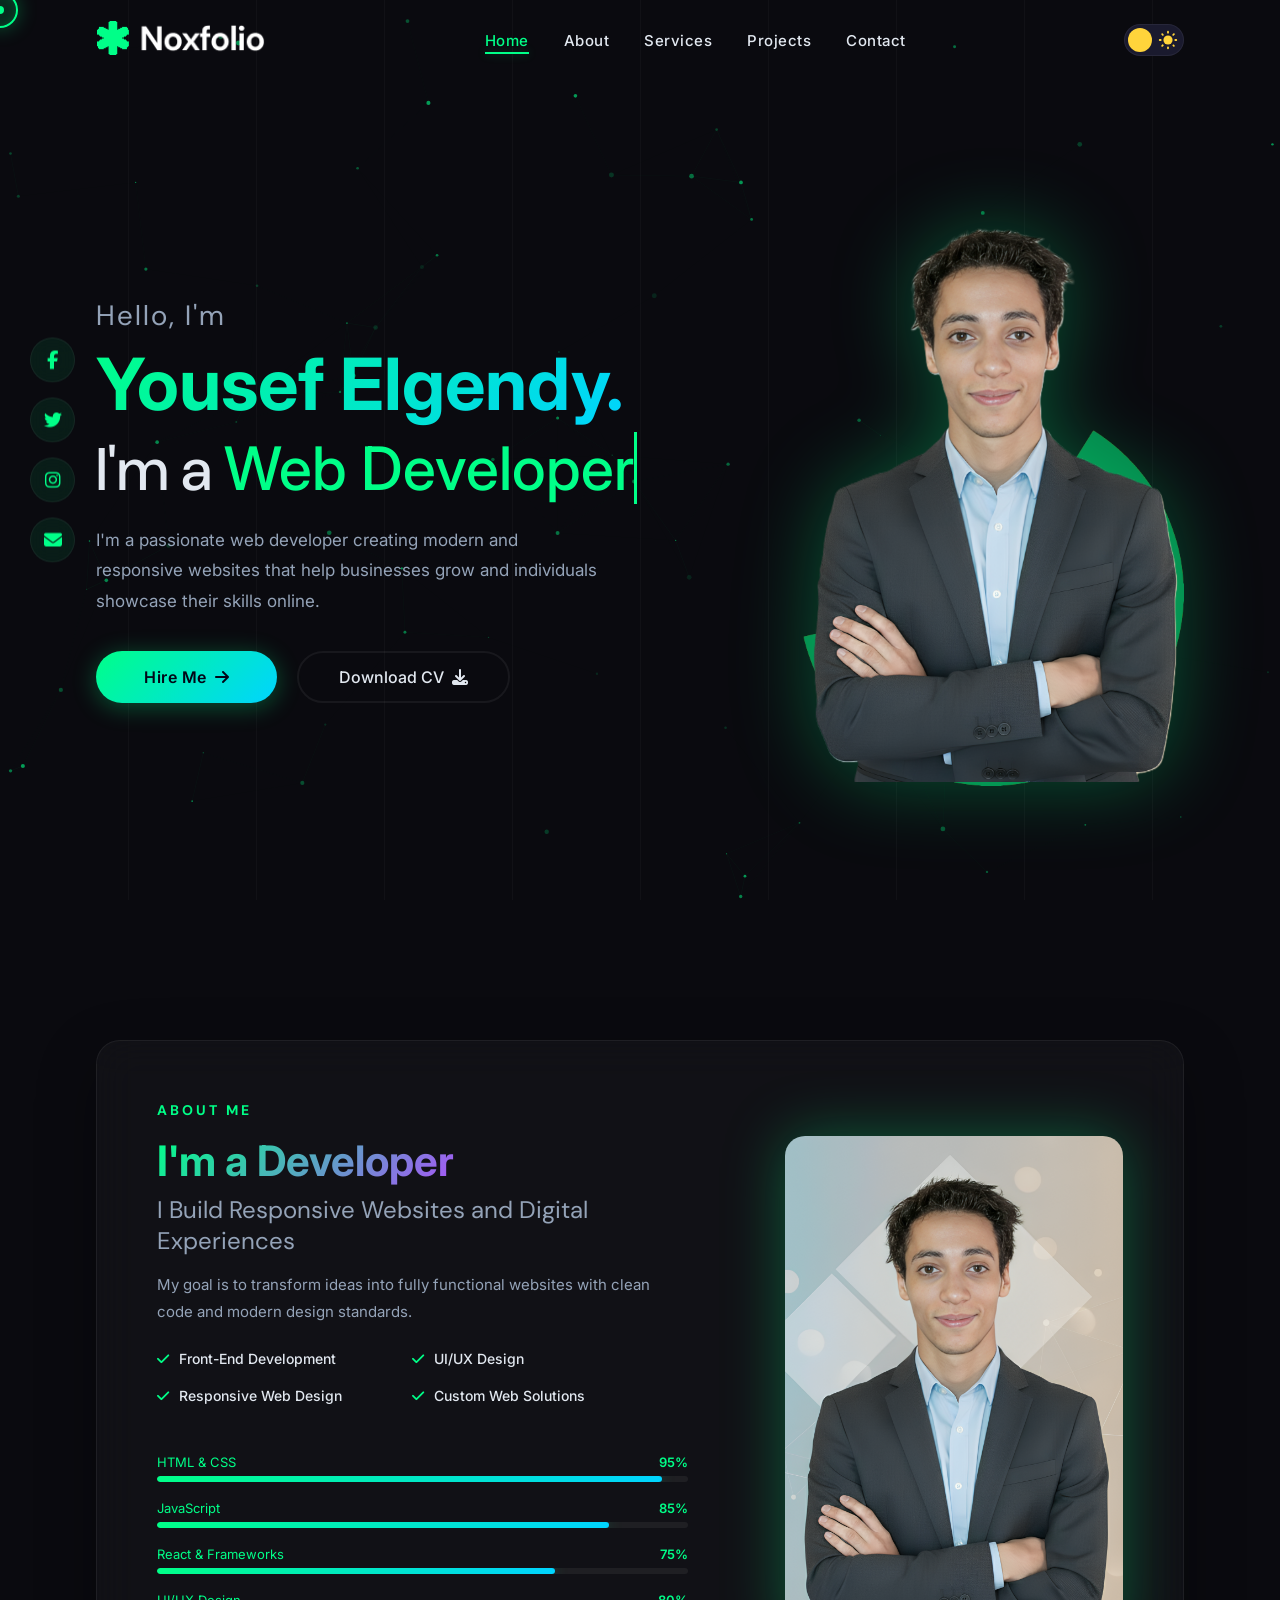
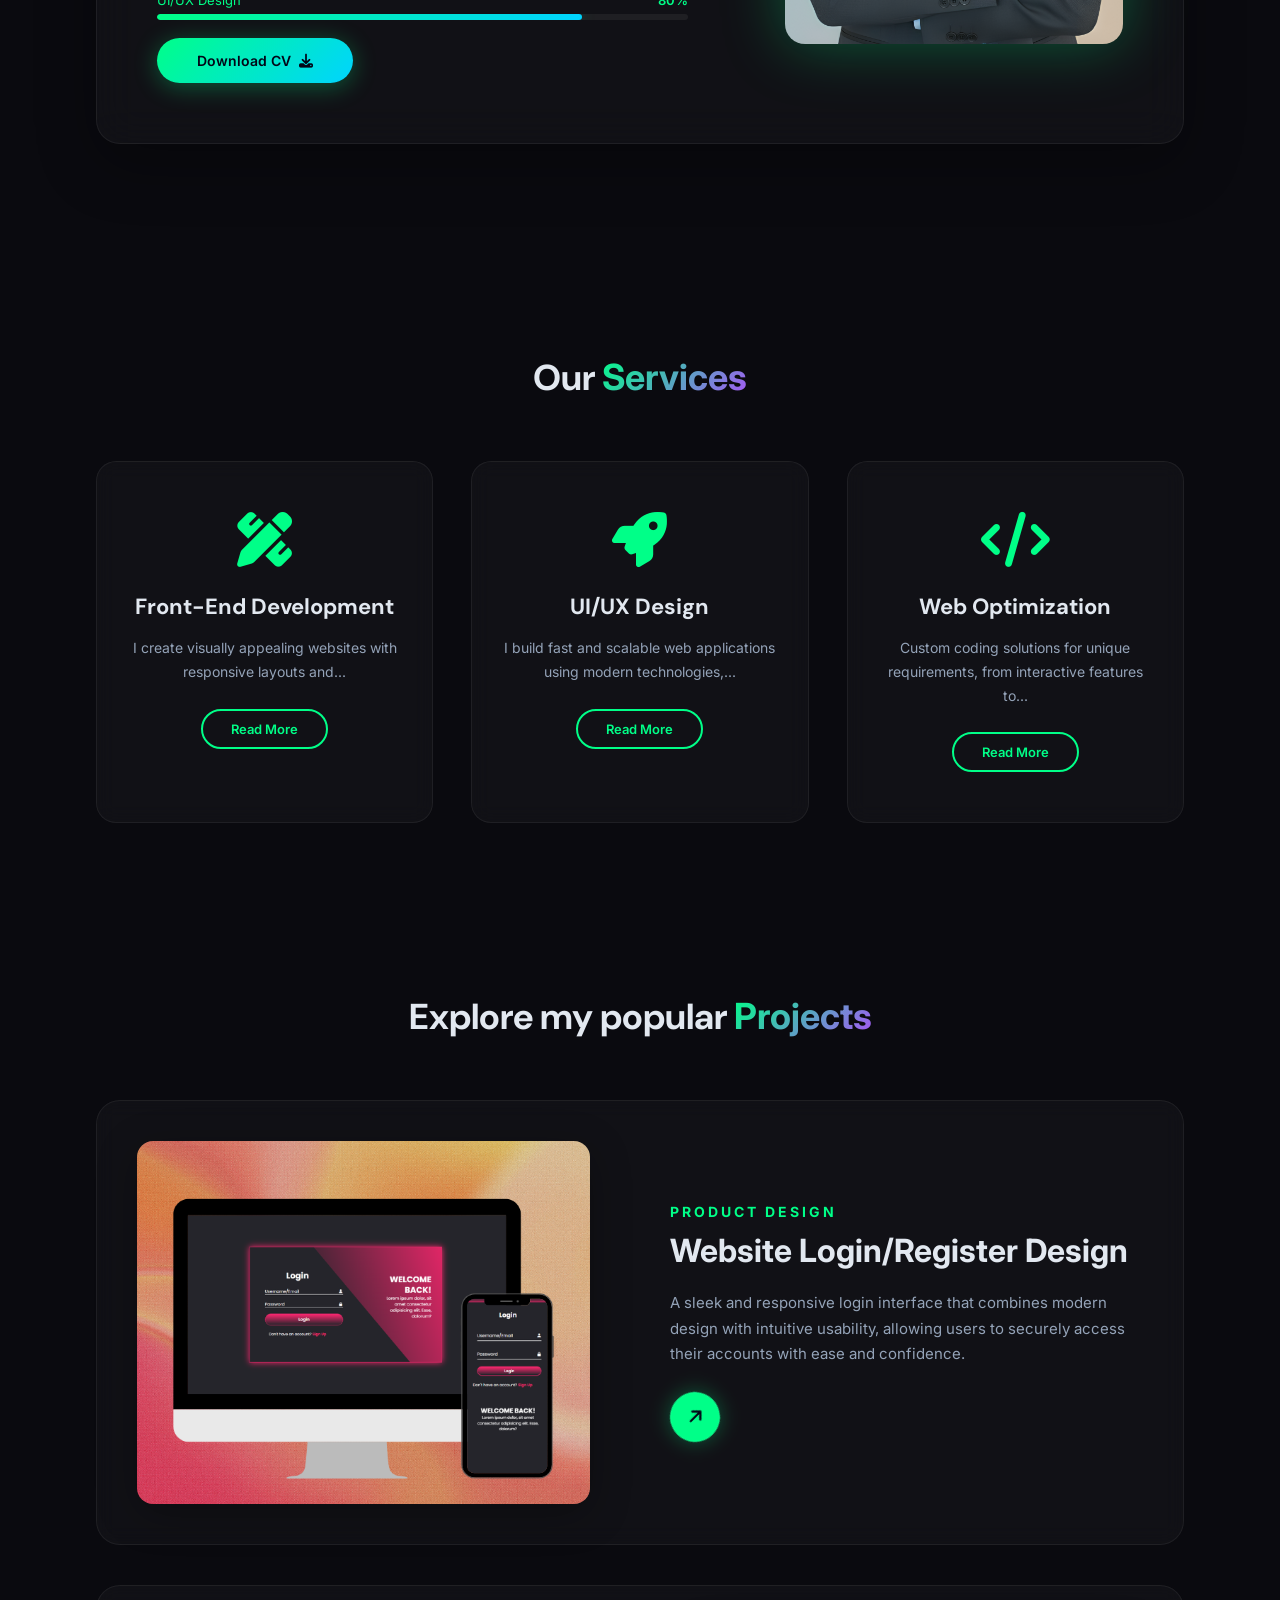
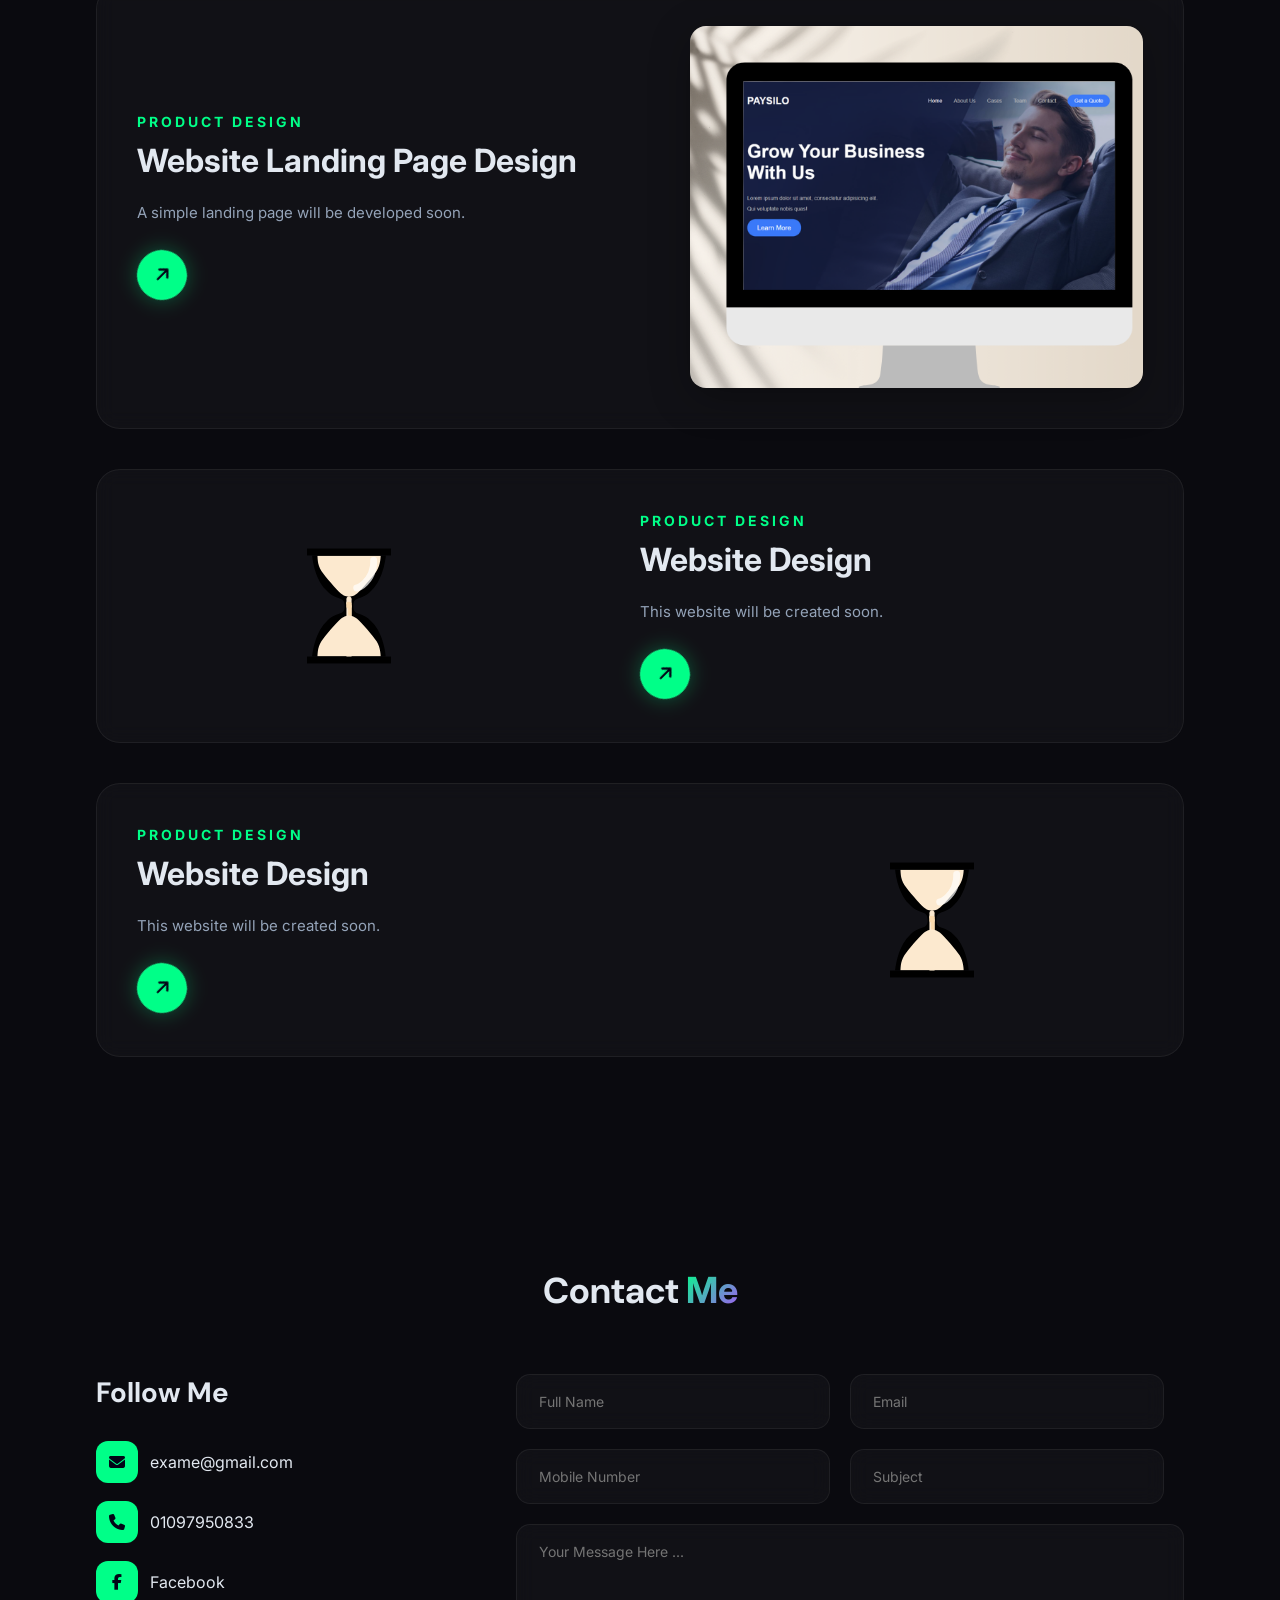
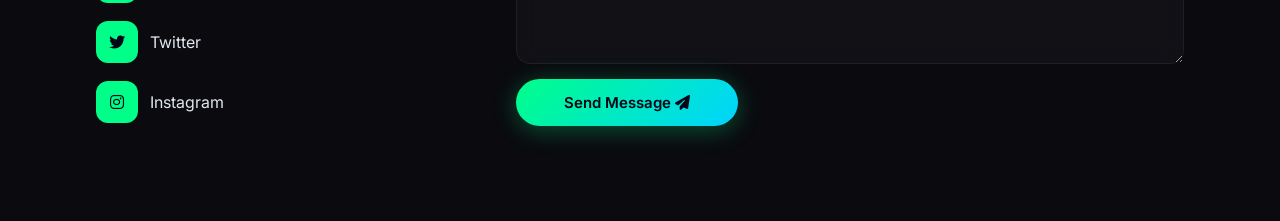
<file: index.html>
<!DOCTYPE html>
<html lang="en">
<head>
    <meta charset="UTF-8">
    <meta name="viewport" content="width=device-width, initial-scale=1.0">
    <title>Yousef Elgendy | Web Developer</title>
    <link rel="icon" href="img/icon.png">
    <link rel="stylesheet" href="style.css">
    <link rel="stylesheet" href="https://cdnjs.cloudflare.com/ajax/libs/font-awesome/6.5.1/css/all.min.css">
    <link href="https://unpkg.com/aos@2.3.1/dist/aos.css" rel="stylesheet">
    <link href="https://fonts.googleapis.com/css2?family=DM+Sans:wght@400;500;700&family=Inter:wght@300;400;500;600;700;800&display=swap" rel="stylesheet">
</head>
<body>

<!-- Preloader -->
<div id="preloader">
    <div class="loader-ring"></div>
</div>



<!-- Custom Cursor -->
<div class="cursor-dot"></div>
<div class="cursor-outline"></div>

<!-- Scroll Progress -->
<div class="scroll-progress" id="scrollProgress"></div>

<!-- Background Lines -->
<div class="bg-lines">
    <span></span><span></span><span></span><span></span><span></span>
    <span></span><span></span><span></span><span></span>
</div>

<!-- Particles Canvas -->
<canvas id="particles-canvas"></canvas>

<!-- Floating Social Sidebar -->
<div class="floating-social">
    <a href="https://web.facebook.com/yousef.elgendy.547066/directory_links" target="_blank" rel="noopener noreferrer" aria-label="Facebook"><i class="fa-brands fa-facebook-f"></i></a>
    <a href="https://x.com/yousef_gam13299" target="_blank" rel="noopener noreferrer" aria-label="Twitter"><i class="fa-brands fa-twitter"></i></a>
    <a href="https://www.instagram.com/yousefelgendyg3/" target="_blank" rel="noopener noreferrer" aria-label="Instagram"><i class="fa-brands fa-instagram"></i></a>
    <a href="mailto:yousefgamer880@gmail.com" aria-label="Email"><i class="fa-solid fa-envelope"></i></a>
</div>

<!-- Header -->
<header class="glass-nav" id="header">
    <nav class="container">
        <a href="#" class="logo" data-aos="fade-down" data-aos-delay="300"><img src="img/logo.png" alt="Yousef Elgendy"></a>
        <div class="links" id="links">
            <span class="close_menu" onclick="Open_colose_Menu()"><i class="fa-solid fa-xmark"></i></span>
            <a href="#" class="logo"><img src="img/logo.png" alt=""></a>
            <a class="active" href="#home" data-aos="fade-left" data-aos-delay="400">Home</a>
            <a href="#about" data-aos="fade-down" data-aos-delay="400">About</a>
            <a href="#services" data-aos="fade-right" data-aos-delay="400">Services</a>
            <a href="#projects" data-aos="fade-left" data-aos-delay="400">Projects</a>
            <a href="#contact" data-aos="fade-down" data-aos-delay="400">Contact</a>
        </div>
        <div class="icons">
            <label class="switch" data-aos="fade-down" data-aos-delay="300">
                <span class="sun"><svg xmlns="http://www.w3.org/2000/svg" viewBox="0 0 24 24"><g fill="#ffd43b"><circle r="5" cy="12" cx="12"></circle><path d="m21 13h-1a1 1 0 0 1 0-2h1a1 1 0 0 1 0 2zm-17 0h-1a1 1 0 0 1 0-2h1a1 1 0 0 1 0 2zm13.66-5.66a1 1 0 0 1-.66-.29 1 1 0 0 1 0-1.41l.71-.71a1 1 0 1 1 1.41 1.41l-.71.71a1 1 0 0 1-.75.29zm-12.02 12.02a1 1 0 0 1-.71-.29 1 1 0 0 1 0-1.41l.71-.66a1 1 0 0 1 1.41 1.41l-.71.71a1 1 0 0 1-.7.24zm6.36-14.36a1 1 0 0 1-1-1v-1a1 1 0 0 1 2 0v1a1 1 0 0 1-1 1zm0 17a1 1 0 0 1-1-1v-1a1 1 0 0 1 2 0v1a1 1 0 0 1-1 1zm-5.66-14.66a1 1 0 0 1-.7-.29l-.71-.71a1 1 0 0 1 1.41-1.41l.71.71a1 1 0 0 1 0 1.41 1 1 0 0 1-.71.29zm12.02 12.02a1 1 0 0 1-.7-.29l-.66-.71a1 1 0 0 1 1.36-1.36l.71.71a1 1 0 0 1 0 1.41 1 1 0 0 1-.71.24z"></path></g></svg></span>
                <span class="moon"><svg xmlns="http://www.w3.org/2000/svg" viewBox="0 0 384 512"><path d="m223.5 32c-123.5 0-223.5 100.3-223.5 224s100 224 223.5 224c60.6 0 115.5-24.2 155.8-63.4 5-4.9 6.3-12.5 3.1-18.7s-10.1-9.7-17-8.5c-9.8 1.7-19.8 2.6-30.1 2.6-96.9 0-175.5-78.8-175.5-176 0-65.8 36-123.1 89.3-153.3 6.1-3.5 9.2-10.5 7.7-17.3s-7.3-11.9-14.3-12.5c-6.3-.5-12.6-.8-19-.8z"></path></svg></span>
                <input type="checkbox" class="input" id="themeToggle">
                <span class="slider"></span>
            </label>
            <span class="icons_menu" onclick="Open_colose_Menu()"><i class="fa-solid fa-bars"></i></span>
        </div>
    </nav>
</header>

<!-- Hero -->
<section class="hero" id="home">
    <div class="container">
        <div class="div_Text">
            <h4 data-aos="zoom-in" data-aos-delay="500">Hello, I'm</h4>
            <h1 data-aos="fade-left" data-aos-delay="400"><span>Yousef Elgendy.</span></h1>
            <h2 data-aos="fade-right" data-aos-delay="300">I'm a <span id="typed-text"></span></h2>
            <p data-aos="fade-up" data-aos-delay="500">I'm a passionate web developer creating modern and responsive websites that help businesses grow and individuals showcase their skills online.</p>
            <div class="btns" data-aos="fade-up" data-aos-delay="700">
                <a href="#contact" class="btn">Hire Me <i class="fa-solid fa-arrow-right"></i></a>
                <a href="pdf/cv_template_15.pdf" class="btn_no_bg" download="">Download CV <i class="fa-solid fa-download"></i></a>
            </div>
        </div>
        <div class="div_img" data-aos="zoom-in" data-aos-delay="700">
            <img class="person" src="img/home.png" alt="Yousef Elgendy">
            <img class="bg_img" src="img/bg_img_home.png" alt="">
        </div>
    </div>
</section>

<!-- About -->
<section class="about" id="about">
    <div class="container" data-aos="zoom-in" data-aos-delay="100">
        <div class="div_text">
            <h5 data-aos="fade-left" data-aos-delay="500">About Me</h5>
            <h2 data-aos="fade-right" data-aos-delay="600"><span>I'm a Developer</span></h2>
            <h4 data-aos="fade-down" data-aos-delay="400">I Build Responsive Websites and Digital Experiences</h4>
            <p data-aos="fade-up" data-aos-delay="700">My goal is to transform ideas into fully functional websites with clean code and modern design standards.</p>
            <ul>
                <li data-aos="fade-left" data-aos-delay="800"><i class="fa-solid fa-check"></i> Front-End Development</li>
                <li data-aos="fade-right" data-aos-delay="800"><i class="fa-solid fa-check"></i> UI/UX Design</li>
                <li data-aos="fade-down" data-aos-delay="800"><i class="fa-solid fa-check"></i> Responsive Web Design</li>
                <li data-aos="fade-up" data-aos-delay="800"><i class="fa-solid fa-check"></i> Custom Web Solutions</li>
            </ul>
            <!-- Skill Bars -->
            <div class="skill-bars" data-aos="fade-up" data-aos-delay="900">
                <div class="skill-bar">
                    <div class="skill-info"><span>HTML & CSS</span><span>95%</span></div>
                    <div class="skill-progress"><div class="skill-fill" data-width="95"></div></div>
                </div>
                <div class="skill-bar">
                    <div class="skill-info"><span>JavaScript</span><span>85%</span></div>
                    <div class="skill-progress"><div class="skill-fill" data-width="85"></div></div>
                </div>
                <div class="skill-bar">
                    <div class="skill-info"><span>React & Frameworks</span><span>75%</span></div>
                    <div class="skill-progress"><div class="skill-fill" data-width="75"></div></div>
                </div>
                <div class="skill-bar">
                    <div class="skill-info"><span>UI/UX Design</span><span>80%</span></div>
                    <div class="skill-progress"><div class="skill-fill" data-width="80"></div></div>
                </div>
            </div>
            <a href="pdf/cv_template_15.pdf" class="btn" download="" data-aos="fade-down" data-aos-delay="1000">Download CV <i class="fa-solid fa-download"></i></a>
        </div>
        <div class="div_img1">
            <img src="img/about.png" alt="About Yousef" data-aos="fade-left" data-aos-delay="100">
        </div>
    </div>
</section>

<!-- Services -->
<section class="services" id="services">
    <div class="container">
        <div class="top_section">
            <h2 data-aos="fade-left" data-aos-delay="500">Our <span>Services</span></h2>
        </div>
        <div class="boxs">
            <div class="service-card" data-aos="fade-up" data-aos-delay="400">
                <i class="fa-solid fa-pen-ruler"></i>
                <h3>Front-End Development</h3>
                <p>I create visually appealing websites with responsive layouts and... <span class="text_more">intuitive navigation, ensuring a seamless experience across all devices.</span></p>
                <button class="read-more-btn btn">Read More</button>
            </div>
            <div class="service-card" data-aos="fade-up" data-aos-delay="600">
                <i class="fa-solid fa-rocket"></i>
                <h3>UI/UX Design</h3>
                <p>I build fast and scalable web applications using modern technologies,... <span class="text_more">tailored to meet business needs and user expectations.</span></p>
                <button class="read-more-btn btn">Read More</button>
            </div>
            <div class="service-card" data-aos="fade-up" data-aos-delay="800">
                <i class="fa-solid fa-code"></i>
                <h3>Web Optimization</h3>
                <p>Custom coding solutions for unique requirements, from interactive features to... <span class="text_more">backend integrations, all optimized for performance.</span></p>
                <button class="read-more-btn btn">Read More</button>
            </div>
        </div>
    </div>
</section>

<!-- Projects -->
<section class="projects" id="projects">
    <div class="container">
        <div class="top_section">
            <h2 data-aos="fade-right" data-aos-delay="100">Explore my popular <span>Projects</span></h2>
        </div>

        <div class="project-card" data-aos="fade-up" data-aos-delay="200">
            <img src="img/project1.png" alt="Login/Register Design" data-aos="fade-right" data-aos-delay="400">
            <div class="text">
                <h4 data-aos="fade-down" data-aos-delay="500"><span>Product Design</span></h4>
                <h3 data-aos="fade-left" data-aos-delay="400"><a href="Loging/index.html">Website Login/Register Design</a></h3>
                <p data-aos="fade-up" data-aos-delay="600">A sleek and responsive login interface that combines modern design with intuitive usability, allowing users to securely access their accounts with ease and confidence.</p>
                <a href="Loging/index.html" class="link" data-aos="fade-down" data-aos-delay="800"><i class="fa-solid fa-arrow-up"></i></a>
            </div>
        </div>

        <div class="project-card project-card2" data-aos="fade-up" data-aos-delay="200">
            <img src="img/Landing.png" alt="Landing Page Design" data-aos="fade-left" data-aos-delay="400">
            <div class="text">
                <h4 data-aos="fade-right" data-aos-delay="100"><span>Product Design</span></h4>
                <h3 data-aos="fade-right" data-aos-delay="400"><a href="Landing Page/index.html">Website Landing Page Design</a></h3>
                <p data-aos="fade-left" data-aos-delay="600">A simple landing page will be developed soon.</p>
                <a href="Landing Page/index.html" class="link" data-aos="fade-up" data-aos-delay="800"><i class="fa-solid fa-arrow-up"></i></a>
            </div>
        </div>

        <div class="project-card" data-aos="fade-up" data-aos-delay="200">
            <svg aria-label="loader" role="img" height="56px" width="56px" viewBox="0 0 56 56" class="loader" data-aos="fade-right" data-aos-delay="400">
                <clipPath id="sand-mound-top"><path d="M 14.613 13.087 C 15.814 12.059 19.3 8.039 20.3 6.539 C 21.5 4.789 21.5 2.039 21.5 2.039 L 3 2.039 C 3 2.039 3 4.789 4.2 6.539 C 5.2 8.039 8.686 12.059 9.887 13.087 C 11 14.039 12.25 14.039 12.25 14.039 C 12.25 14.039 13.5 14.039 14.613 13.087 Z" class="loader__sand-mound-top"></path></clipPath>
                <clipPath id="sand-mound-bottom"><path d="M 14.613 20.452 C 15.814 21.48 19.3 25.5 20.3 27 C 21.5 28.75 21.5 31.5 21.5 31.5 L 3 31.5 C 3 31.5 3 28.75 4.2 27 C 5.2 25.5 8.686 21.48 9.887 20.452 C 11 19.5 12.25 19.5 12.25 19.5 C 12.25 19.5 13.5 19.5 14.613 20.452 Z" class="loader__sand-mound-bottom"></path></clipPath>
                <g transform="translate(2,2)">
                    <g transform="rotate(-90,26,26)" stroke-linecap="round" stroke-dashoffset="153.94" stroke-dasharray="153.94 153.94" stroke="hsl(0,0%,100%)" fill="none">
                        <circle transform="rotate(0,26,26)" r="24.5" cy="26" cx="26" stroke-width="2.5" class="loader__motion-thick"></circle>
                        <circle transform="rotate(90,26,26)" r="24.5" cy="26" cx="26" stroke-width="1.75" class="loader__motion-medium"></circle>
                        <circle transform="rotate(180,26,26)" r="24.5" cy="26" cx="26" stroke-width="1" class="loader__motion-thin"></circle>
                    </g>
                    <g transform="translate(13.75,9.25)" class="loader__model">
                        <path d="M 1.5 2 L 23 2 C 23 2 22.5 8.5 19 12 C 16 15.5 13.5 13.5 13.5 16.75 C 13.5 20 16 18 19 21.5 C 22.5 25 23 31.5 23 31.5 L 1.5 31.5 C 1.5 31.5 2 25 5.5 21.5 C 8.5 18 11 20 11 16.75 C 11 13.5 8.5 15.5 5.5 12 C 2 8.5 1.5 2 1.5 2 Z" fill="hsl(var(--hue),90%,85%)"></path>
                        <g stroke-linecap="round" stroke="hsl(35,90%,90%)">
                            <line y2="20.75" x2="12" y1="15.75" x1="12" stroke-dasharray="0.25 33.75" stroke-width="1" class="loader__sand-grain-left"></line>
                            <line y2="21.75" x2="12.5" y1="16.75" x1="12.5" stroke-dasharray="0.25 33.75" stroke-width="1" class="loader__sand-grain-right"></line>
                            <line y2="31.5" x2="12.25" y1="18" x1="12.25" stroke-dasharray="0.5 107.5" stroke-width="1" class="loader__sand-drop"></line>
                            <line y2="31.5" x2="12.25" y1="14.75" x1="12.25" stroke-dasharray="54 54" stroke-width="1.5" class="loader__sand-fill"></line>
                            <line y2="31.5" x2="12" y1="16" x1="12" stroke-dasharray="1 107" stroke-width="1" stroke="hsl(35,90%,83%)" class="loader__sand-line-left"></line>
                            <line y2="31.5" x2="12.5" y1="16" x1="12.5" stroke-dasharray="12 96" stroke-width="1" stroke="hsl(35,90%,83%)" class="loader__sand-line-right"></line>
                            <g stroke-width="0" fill="hsl(35,90%,90%)">
                                <path d="M 12.25 15 L 15.392 13.486 C 21.737 11.168 22.5 2 22.5 2 L 2 2.013 C 2 2.013 2.753 11.046 9.009 13.438 L 12.25 15 Z" clip-path="url(#sand-mound-top)"></path>
                                <path d="M 12.25 18.5 L 15.392 20.014 C 21.737 22.332 22.5 31.5 22.5 31.5 L 2 31.487 C 2 31.487 2.753 22.454 9.009 20.062 Z" clip-path="url(#sand-mound-bottom)"></path>
                            </g>
                        </g>
                        <g stroke-width="2" stroke-linecap="round" opacity="0.7" fill="none">
                            <path d="M 19.437 3.421 C 19.437 3.421 19.671 6.454 17.914 8.846 C 16.157 11.238 14.5 11.5 14.5 11.5" stroke="hsl(0,0%,100%)" class="loader__glare-top"></path>
                            <path transform="rotate(180,12.25,16.75)" d="M 19.437 3.421 C 19.437 3.421 19.671 6.454 17.914 8.846 C 16.157 11.238 14.5 11.5 14.5 11.5" stroke="hsla(0,0%,100%,0)" class="loader__glare-bottom"></path>
                        </g>
                        <rect height="2" width="24.5" fill="hsl(var(--hue),90%,50%)"></rect>
                        <rect height="1" width="19.5" y="0.5" x="2.5" ry="0.5" rx="0.5" fill="hsl(var(--hue),90%,57.5%)"></rect>
                        <rect height="2" width="24.5" y="31.5" fill="hsl(var(--hue),90%,50%)"></rect>
                        <rect height="1" width="19.5" y="32" x="2.5" ry="0.5" rx="0.5" fill="hsl(var(--hue),90%,57.5%)"></rect>
                    </g>
                </g>
            </svg>
            <div class="text">
                <h4 data-aos="fade-down" data-aos-delay="500"><span>Product Design</span></h4>
                <h3 data-aos="fade-left" data-aos-delay="700"><a href="#">Website Design</a></h3>
                <p data-aos="fade-up" data-aos-delay="900">This website will be created soon.</p>
                <a href="#" class="link" data-aos="fade-down" data-aos-delay="1100"><i class="fa-solid fa-arrow-up"></i></a>
            </div>
        </div>

        <div class="project-card project-card2" data-aos="fade-up" data-aos-delay="200">
            <svg aria-label="loader" role="img" height="56px" width="56px" viewBox="0 0 56 56" class="loader" data-aos="fade-left" data-aos-delay="400">
                <clipPath id="sand-mound-top-2"><path d="M 14.613 13.087 C 15.814 12.059 19.3 8.039 20.3 6.539 C 21.5 4.789 21.5 2.039 21.5 2.039 L 3 2.039 C 3 2.039 3 4.789 4.2 6.539 C 5.2 8.039 8.686 12.059 9.887 13.087 C 11 14.039 12.25 14.039 12.25 14.039 C 12.25 14.039 13.5 14.039 14.613 13.087 Z" class="loader__sand-mound-top"></path></clipPath>
                <clipPath id="sand-mound-bottom-2"><path d="M 14.613 20.452 C 15.814 21.48 19.3 25.5 20.3 27 C 21.5 28.75 21.5 31.5 21.5 31.5 L 3 31.5 C 3 31.5 3 28.75 4.2 27 C 5.2 25.5 8.686 21.48 9.887 20.452 C 11 19.5 12.25 19.5 12.25 19.5 C 12.25 19.5 13.5 19.5 14.613 20.452 Z" class="loader__sand-mound-bottom"></path></clipPath>
                <g transform="translate(2,2)">
                    <g transform="rotate(-90,26,26)" stroke-linecap="round" stroke-dashoffset="153.94" stroke-dasharray="153.94 153.94" stroke="hsl(0,0%,100%)" fill="none">
                        <circle transform="rotate(0,26,26)" r="24.5" cy="26" cx="26" stroke-width="2.5" class="loader__motion-thick"></circle>
                        <circle transform="rotate(90,26,26)" r="24.5" cy="26" cx="26" stroke-width="1.75" class="loader__motion-medium"></circle>
                        <circle transform="rotate(180,26,26)" r="24.5" cy="26" cx="26" stroke-width="1" class="loader__motion-thin"></circle>
                    </g>
                    <g transform="translate(13.75,9.25)" class="loader__model">
                        <path d="M 1.5 2 L 23 2 C 23 2 22.5 8.5 19 12 C 16 15.5 13.5 13.5 13.5 16.75 C 13.5 20 16 18 19 21.5 C 22.5 25 23 31.5 23 31.5 L 1.5 31.5 C 1.5 31.5 2 25 5.5 21.5 C 8.5 18 11 20 11 16.75 C 11 13.5 8.5 15.5 5.5 12 C 2 8.5 1.5 2 1.5 2 Z" fill="hsl(var(--hue),90%,85%)"></path>
                        <g stroke-linecap="round" stroke="hsl(35,90%,90%)">
                            <line y2="20.75" x2="12" y1="15.75" x1="12" stroke-dasharray="0.25 33.75" stroke-width="1" class="loader__sand-grain-left"></line>
                            <line y2="21.75" x2="12.5" y1="16.75" x1="12.5" stroke-dasharray="0.25 33.75" stroke-width="1" class="loader__sand-grain-right"></line>
                            <line y2="31.5" x2="12.25" y1="18" x1="12.25" stroke-dasharray="0.5 107.5" stroke-width="1" class="loader__sand-drop"></line>
                            <line y2="31.5" x2="12.25" y1="14.75" x1="12.25" stroke-dasharray="54 54" stroke-width="1.5" class="loader__sand-fill"></line>
                            <line y2="31.5" x2="12" y1="16" x1="12" stroke-dasharray="1 107" stroke-width="1" stroke="hsl(35,90%,83%)" class="loader__sand-line-left"></line>
                            <line y2="31.5" x2="12.5" y1="16" x1="12.5" stroke-dasharray="12 96" stroke-width="1" stroke="hsl(35,90%,83%)" class="loader__sand-line-right"></line>
                            <g stroke-width="0" fill="hsl(35,90%,90%)">
                                <path d="M 12.25 15 L 15.392 13.486 C 21.737 11.168 22.5 2 22.5 2 L 2 2.013 C 2 2.013 2.753 11.046 9.009 13.438 L 12.25 15 Z" clip-path="url(#sand-mound-top-2)"></path>
                                <path d="M 12.25 18.5 L 15.392 20.014 C 21.737 22.332 22.5 31.5 22.5 31.5 L 2 31.487 C 2 31.487 2.753 22.454 9.009 20.062 Z" clip-path="url(#sand-mound-bottom-2)"></path>
                            </g>
                        </g>
                        <g stroke-width="2" stroke-linecap="round" opacity="0.7" fill="none">
                            <path d="M 19.437 3.421 C 19.437 3.421 19.671 6.454 17.914 8.846 C 16.157 11.238 14.5 11.5 14.5 11.5" stroke="hsl(0,0%,100%)" class="loader__glare-top"></path>
                            <path transform="rotate(180,12.25,16.75)" d="M 19.437 3.421 C 19.437 3.421 19.671 6.454 17.914 8.846 C 16.157 11.238 14.5 11.5 14.5 11.5" stroke="hsla(0,0%,100%,0)" class="loader__glare-bottom"></path>
                        </g>
                        <rect height="2" width="24.5" fill="hsl(var(--hue),90%,50%)"></rect>
                        <rect height="1" width="19.5" y="0.5" x="2.5" ry="0.5" rx="0.5" fill="hsl(var(--hue),90%,57.5%)"></rect>
                        <rect height="2" width="24.5" y="31.5" fill="hsl(var(--hue),90%,50%)"></rect>
                        <rect height="1" width="19.5" y="32" x="2.5" ry="0.5" rx="0.5" fill="hsl(var(--hue),90%,57.5%)"></rect>
                    </g>
                </g>
            </svg>
            <div class="text">
                <h4 data-aos="fade-zoom-in" data-aos-delay="400"><span>Product Design</span></h4>
                <h3 data-aos="fade-right" data-aos-delay="700"><a href="#">Website Design</a></h3>
                <p data-aos="fade-down" data-aos-delay="900">This website will be created soon.</p>
                <a href="#" class="link" data-aos="fade-up" data-aos-delay="1100"><i class="fa-solid fa-arrow-up"></i></a>
            </div>
        </div>
    </div>
</section>

<!-- Contact -->
<section class="contact" id="contact">
    <div class="top_section">
        <h2 data-aos="fade-left" data-aos-delay="500">Contact <span>Me</span></h2>
    </div>
    <div class="container">
        <div class="soial_contact">
            <h2 data-aos="fade-down" data-aos-delay="500">Follow Me</h2>
            <div class="links">
                <a href="mailto:yousefgamer880@gmail.com" data-aos="fade-right" data-aos-delay="600"><i class="fa-solid fa-envelope"></i>exame@gmail.com</a>
                <a href="tel:01097950833" data-aos="fade-left" data-aos-delay="700"><i class="fa-solid fa-phone"></i> 01097950833</a>
                <a href="https://web.facebook.com/yousef.elgendy.547066/directory_links" target="_blank" rel="noopener noreferrer" data-aos="fade-up" data-aos-delay="800"><i class="fa-brands fa-facebook-f"></i>Facebook</a>
                <a href="https://x.com/yousef_gam13299" target="_blank" rel="noopener noreferrer" data-aos="fade-down" data-aos-delay="900"><i class="fa-brands fa-twitter"></i>Twitter</a>
                <a href="https://www.instagram.com/yousefelgendyg3/" target="_blank" rel="noopener noreferrer" data-aos="zoom-in" data-aos-delay="1000"><i class="fa-brands fa-instagram"></i>Instagram</a>
            </div>
        </div>
        <form class="contact-form" method="post" action="https://api.sheetmonkey.io/form/vh2tR4gb5udv3K9wfQQ1D7">
            <div class="inpts_form">
                <input type="text" placeholder="Full Name" name="Name" required data-aos="fade-right" data-aos-delay="1100">
                <input type="email" placeholder="Email" name="Email" required data-aos="fade-left" data-aos-delay="1200">
                <input type="number" placeholder="Mobile Number" name="Phone" required data-aos="fade-up" data-aos-delay="1300">
                <input type="text" placeholder="Subject" name="Subject" required data-aos="fade-down" data-aos-delay="1400">
                <textarea name="Message" rows="6" placeholder="Your Message Here ..." required data-aos="zoom-in" data-aos-delay="1500"></textarea>
            </div>
            <button type="submit" class="btn" data-aos="fade-up" data-aos-delay="1600">Send Message <i class="fa-solid fa-paper-plane"></i></button>
        </form>
    </div>
</section>

<!-- Back to Top -->
<button class="back-to-top" id="backToTop" aria-label="Back to top"><i class="fa-solid fa-arrow-up"></i></button>

<script src="js/min.js"></script>
<script src="https://unpkg.com/aos@2.3.1/dist/aos.js"></script>

<script>
// Preloader
setTimeout(() => document.getElementById('preloader').classList.add('hidden'), 600);

// AOS
try { AOS.init({ duration: 1500, once: true }); } catch(e) {}

// Custom Cursor
document.body.style.cursor = 'none';
const dot = document.querySelector('.cursor-dot');
const outline = document.querySelector('.cursor-outline');
if (dot && outline) {
    document.addEventListener('mousemove', (e) => {
        dot.style.left = e.clientX + 'px';
        dot.style.top = e.clientY + 'px';
        outline.style.left = e.clientX + 'px';
        outline.style.top = e.clientY + 'px';
    });
    document.querySelectorAll('a, button, .btn, .read-more-btn, .service-card, .project-card, input, textarea, .switch')
        .forEach(el => {
            el.addEventListener('mouseenter', () => { dot.classList.add('cursor-hover'); outline.style.transform = 'translate(-50%, -50%) scale(1.5)'; });
            el.addEventListener('mouseleave', () => { dot.classList.remove('cursor-hover'); outline.style.transform = 'translate(-50%, -50%) scale(1)'; });
        });
}

try {
// Scroll Progress
const progressBar = document.getElementById('scrollProgress');
window.addEventListener('scroll', () => {
    const winScroll = document.documentElement.scrollTop || document.body.scrollTop;
    const height = document.documentElement.scrollHeight - document.documentElement.clientHeight;
    progressBar.style.width = (winScroll / height) * 100 + '%';
});
} catch(e) {}

try {
// Particles
const canvas = document.getElementById('particles-canvas');
const ctx = canvas.getContext('2d');
let particles = [];
let mouseX = 0, mouseY = 0;

function resizeCanvas() {
    canvas.width = window.innerWidth;
    canvas.height = window.innerHeight;
}
resizeCanvas();
window.addEventListener('resize', resizeCanvas);

class Particle {
    constructor() { this.reset(); }
    reset() {
        this.x = Math.random() * canvas.width;
        this.y = Math.random() * canvas.height;
        this.size = Math.random() * 2 + 0.5;
        this.speedX = (Math.random() - 0.5) * 0.5;
        this.speedY = (Math.random() - 0.5) * 0.5;
        this.opacity = Math.random() * 0.5 + 0.1;
    }
    update() {
        this.x += this.speedX;
        this.y += this.speedY;
        const dx = mouseX - this.x;
        const dy = mouseY - this.y;
        const dist = Math.sqrt(dx * dx + dy * dy);
        if (dist < 120) { this.x -= dx * 0.02; this.y -= dy * 0.02; }
        if (this.x < 0 || this.x > canvas.width || this.y < 0 || this.y > canvas.height) this.reset();
    }
    draw() {
        ctx.beginPath();
        ctx.arc(this.x, this.y, this.size, 0, Math.PI * 2);
        ctx.fillStyle = `rgba(0, 255, 136, ${this.opacity})`;
        ctx.fill();
    }
}
for (let i = 0; i < 80; i++) particles.push(new Particle());
document.addEventListener('mousemove', (e) => { mouseX = e.clientX; mouseY = e.clientY; });
function animateParticles() {
    ctx.clearRect(0, 0, canvas.width, canvas.height);
    particles.forEach(p => { p.update(); p.draw(); });
    for (let i = 0; i < particles.length; i++) {
        for (let j = i + 1; j < particles.length; j++) {
            const dx = particles[i].x - particles[j].x;
            const dy = particles[i].y - particles[j].y;
            const dist = Math.sqrt(dx * dx + dy * dy);
            if (dist < 150) {
                ctx.beginPath();
                ctx.moveTo(particles[i].x, particles[i].y);
                ctx.lineTo(particles[j].x, particles[j].y);
                ctx.strokeStyle = `rgba(0, 255, 136, ${0.08 * (1 - dist / 150)})`;
                ctx.lineWidth = 0.5;
                ctx.stroke();
            }
        }
    }
    requestAnimationFrame(animateParticles);
}
animateParticles();
} catch(e) {}

try {
// Typing Effect
const typedElement = document.getElementById('typed-text');
const words = ['Web Developer', 'UI/UX Designer', 'Front-End Developer', 'Full-Stack Developer', 'Creative Problem Solver'];
let wordIndex = 0, charIndex = 0, isDeleting = false, isPaused = false;
function typeEffect() {
    const currentWord = words[wordIndex];
    if (!isDeleting && charIndex <= currentWord.length) {
        typedElement.textContent = currentWord.substring(0, charIndex);
        charIndex++;
        if (charIndex > currentWord.length) { isPaused = true; setTimeout(() => { isPaused = false; isDeleting = true; }, 3000); }
    } else if (isDeleting && charIndex >= 0) {
        typedElement.textContent = currentWord.substring(0, charIndex);
        charIndex--;
        if (charIndex < 0) { isDeleting = false; wordIndex = (wordIndex + 1) % words.length; charIndex = 0; }
    }
    if (!isPaused) setTimeout(typeEffect, isDeleting ? 40 : 90);
}
typeEffect();
} catch(e) {}

try {
// Skill Bars Animation
const skillFills = document.querySelectorAll('.skill-fill');
const skillObserver = new IntersectionObserver((entries) => {
    entries.forEach(entry => {
        if (entry.isIntersecting) { entry.target.style.width = entry.target.dataset.width + '%'; }
    });
}, { threshold: 0.5 });
skillFills.forEach(f => skillObserver.observe(f));
} catch(e) {}

try {
// Back to Top
const backBtn = document.getElementById('backToTop');
window.addEventListener('scroll', () => { backBtn.classList.toggle('show', window.scrollY > 400); });
backBtn.addEventListener('click', () => { window.scrollTo({ top: 0, behavior: 'smooth' }); });
} catch(e) {}

try {
// Active Nav Link Highlight
const sections = document.querySelectorAll('section[id]');
const navLinks = document.querySelectorAll('.glass-nav .links a:not(.logo)');
window.addEventListener('scroll', () => {
    let current = '';
    sections.forEach(s => { const top = s.offsetTop - 120; if (window.scrollY >= top) current = s.id; });
    navLinks.forEach(l => {
        l.classList.remove('active');
        if (l.getAttribute('href') === '#' + current) l.classList.add('active');
    });
});
} catch(e) {}
</script>
</body>
</html>
</file>
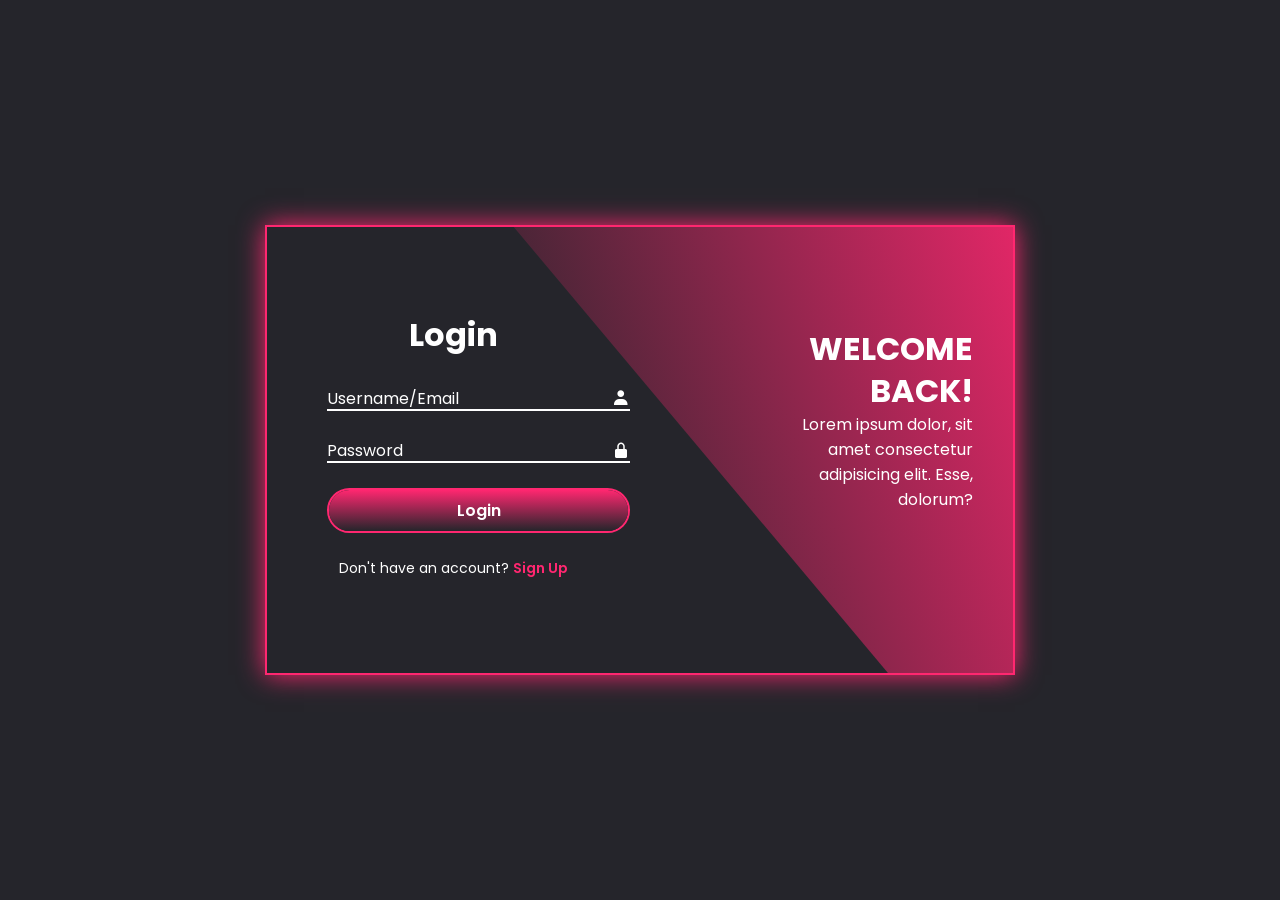
<file: Loging/index.html>
<!DOCTYPE html>
<html lang="en">
<head>
    <title>Document</title>
    <meta charset="UTF-8">
    <meta name="viewport" content="width=device-width, initial-scale=1.0">
    <link href='https://unpkg.com/boxicons@2.1.4/css/boxicons.min.css' rel='stylesheet'>
    <link rel="stylesheet" href="style.css">
</head>
<body>
    <div class="container">
        <div class="curved-shape "></div>  <!-- شكل منحني -->
        <div class="curved-shape2"></div>
        <div class="form-box Login">
                <h2 class="animation" style="--D:0; --S:21">Login</h2>
                <form action="index2.html" method="get" id="loginForm">
                    <div class="input-box animation" style="--D:1; --S:22" >
                        <input type="text" id="login-username" required >
                        <label for="">Username/Email</label>
                        <i class='bx bxs-user'></i>
                    </div>
                    <div class="input-box animation" style="--D:2; --S:23" >
                        <input type="password" id="login-password" required >
                        <label for="">Password</label>
                        <i class='bx bxs-lock-alt'></i>
                    </div>
                    <div class="input-box animation" style="--D:3; --S:24">
                        <button class="btn" type="submit">Login</button>
                    </div>
                    <div class="regi-link animation" style="--D:4; --S:25">
                        <p>Don't have an account? <a href="#" class="SignUpLink">Sign Up</a></p>
                    </div>
                </form>
        </div>
        <div class="info-content Login">
            <h2 class="animation" style="--D:0; --S:20">WELCOME BACK!</h2>
            <p class="animation" style="--D:1; --S:21">Lorem ipsum dolor, sit amet consectetur adipisicing elit. Esse, dolorum?</p>
        </div>
         <div class="form-box Register">
                <h2 class="animation" style="--li:17; --S:0;">Register</h2>
                <form id="registerForm">
                    <div class="input-box animation" style="--li:18; --S:1;" >
                        <input type="text" id="reg-username" required >
                        <label for="">Username</label>
                        <i class='bx bxs-user'></i>
                    </div>
                    <div class="input-box animation" style="--li:18; --S:1;" >
                    <input type="email" id="reg-email" required >
                        <label for="">Email</label>
                        <i class="bx bxs-envelope"></i>
                    </div>
                    <div class="input-box animation" style="--li:19; --S:2;"  >
                        <input type="password" id="reg-password" required >
                        <label for="">Password</label>
                        <i class='bx bxs-lock-alt'></i>
                    </div>
                    <div class="input-box animation" style="--li:20; --S:3;">
                        <button class="btn" type="submit">Register</button>
                    </div>
                    <div class="regi-link animation" style="--li:21; --S:4;">
                        <p>Don't have an account? <a href="#" class="SignInLink">Sign In</a></p>
                    </div>
                </form>
        </div>
        <div class="info-content Register">
            <h2 class="animation" style="--li:17; --S:0;">WELCOME BACK!</h2>
            <p class="animation" style="--li:18;  --S:1;">Lorem ipsum dolor, sit amet consectetur adipisicing elit. Esse, dolorum?</p>
        </div>
    </div>
    <script src="index.js"></script> 
</body>
</html>
</file>
<file: style.css>
* {
    margin: 0;
    padding: 0;
    box-sizing: border-box;
    text-decoration: none;
    list-style-type: none;
    font-family: "Inter", sans-serif;
}

:root {
    --main-color: #00ff88;
    --main-glow: rgba(0, 255, 136, 0.3);
    --p_color: #94a3b8;
    --bg-color: #0f172a;
    --white_color: #e2e8f0;
    --black_color: #020617;
    --border-color: rgba(148, 163, 184, 0.1);
    --yousef-super-color: #0a0a0f;
    --nav-blur: rgba(10, 10, 15, 0.7);
    --glass-border: rgba(255, 255, 255, 0.06);
    --card-bg: rgba(255, 255, 255, 0.03);
}

body {
    color: var(--white_color);
    transition: background 0.4s ease, color 0.4s ease;
    background: var(--yousef-super-color);
    overflow-x: hidden;

}

body.light-mode {
    --main-color: #6366f1;
    --main-glow: rgba(99, 102, 241, 0.25);
    --bg-color: #f3f4f6;
    --white_color: #111827;
    --p_color: #4b5563;
    --black_color: #ffffff;
    --border-color: rgba(99, 102, 241, 0.1);
    --yousef-super-color: #f8fafc;
    --nav-blur: rgba(248, 250, 252, 0.8);
    --glass-border: rgba(0, 0, 0, 0.06);
    --card-bg: rgba(255, 255, 255, 0.6);
    background: radial-gradient(circle at top right, #fdfcfb 0%, #e2d1c3 100%);
    background-attachment: fixed;
}

body.light-mode .cursor-dot { background: #6366f1; }
body.light-mode .cursor-outline { border-color: #6366f1; }
body.light-mode .glass-nav { background: var(--nav-blur); border-bottom: 1px solid var(--glass-border); }
body.light-mode .service-card { background: var(--card-bg); backdrop-filter: blur(10px); }
body.light-mode .project-card { background: var(--card-bg); }
body.light-mode .contact-form input,
body.light-mode .contact-form textarea { background: rgba(255,255,255,0.7); }
body.light-mode .skill-progress { background: rgba(0,0,0,0.08); }
body.light-mode .floating-social a { background: rgba(99,102,241,0.12); color: #6366f1; }
body.light-mode .scroll-progress { background: linear-gradient(90deg, #6366f1, #a855f7); }

html { scroll-behavior: smooth; }
.container { width: 85%; margin: auto; max-width: 1400px; }
section { margin-top: 10px; position: relative; z-index: 1; }
img { width: 100%; }
h1, h2, h3, h4, h5, h6 { color: var(--white_color); font-family: "DM Sans", sans-serif; }
span { color: var(--main-color); }
p { color: var(--p_color); }

/* ===== PRELOADER ===== */
#preloader {
    position: fixed; inset: 0; z-index: 999999;
    background: var(--yousef-super-color);
    display: flex; align-items: center; justify-content: center;
    transition: opacity 0.3s, visibility 0.3s;
}
#preloader.hidden { opacity: 0; visibility: hidden; }
.loader-ring {
    width: 40px; height: 40px; border-radius: 50%;
    border: 2px solid var(--glass-border);
    border-top-color: var(--main-color);
    animation: spin 0.7s linear infinite;
}
@keyframes spin { to { transform: rotate(360deg); } }

/* ===== CUSTOM CURSOR ===== */
.cursor-dot {
    width: 8px; height: 8px; background: var(--main-color);
    border-radius: 50%; position: fixed; pointer-events: none;
    z-index: 99999; transform: translate(-50%, -50%);
    transition: width 0.2s, height 0.2s, background 0.2s;
    box-shadow: 0 0 12px var(--main-glow);
}
.cursor-outline {
    width: 36px; height: 36px; border: 2px solid var(--main-color);
    border-radius: 50%; position: fixed; pointer-events: none;
    z-index: 99998; transform: translate(-50%, -50%);
    transition: all 0.15s ease-out;
    box-shadow: 0 0 20px var(--main-glow), inset 0 0 20px var(--main-glow);
}
.cursor-hover { width: 16px; height: 16px; background: var(--main-color); opacity: 0.6; }

/* ===== PRELOADER ===== */

/* ===== SCROLL PROGRESS ===== */
.scroll-progress {
    position: fixed; top: 0; left: 0; height: 3px;
    background: linear-gradient(90deg, var(--main-color), #00d4ff, #a855f7);
    z-index: 99999; width: 0%;
    transition: width 0.1s;
    box-shadow: 0 0 15px var(--main-glow);
}

/* ===== BACKGROUND LINES ===== */
.bg-lines span {
    position: fixed; top: 0; z-index: 0;
    height: 100%; background: rgba(255, 255, 255, 0.03);
    width: 1px; animation: left_Right 18s infinite;
}
.bg-lines span:nth-child(1) { left: 10%; }
.bg-lines span:nth-child(2) { left: 20%; }
.bg-lines span:nth-child(3) { left: 30%; }
.bg-lines span:nth-child(4) { left: 40%; }
.bg-lines span:nth-child(5) { left: 50%; }
.bg-lines span:nth-child(6) { left: 60%; }
.bg-lines span:nth-child(7) { left: 70%; }
.bg-lines span:nth-child(8) { left: 80%; }
.bg-lines span:nth-child(9) { left: 90%; }
@keyframes left_Right {
    0% { transform: translateX(0); }
    50% { transform: translateX(-80px); }
    100% { transform: translateX(0); }
}

/* ===== PARTICLES CANVAS ===== */
#particles-canvas {
    position: fixed; top: 0; left: 0; width: 100%; height: 100%;
    z-index: 0; pointer-events: none;
}

/* ===== GLASS NAV ===== */
.glass-nav {
    position: fixed; top: 0; left: 0; right: 0; height: 80px;
    z-index: 10000; transition: 0.4s;
    background: transparent;
}
.glass-nav.scrolled {
    background: var(--nav-blur);
    backdrop-filter: blur(20px) saturate(180%);
    -webkit-backdrop-filter: blur(20px) saturate(180%);
    border-bottom: 1px solid var(--glass-border);
    height: 70px;
}
.glass-nav nav {
    display: flex; justify-content: space-between;
    align-items: center; height: 100%;
}
.glass-nav nav .logo img { width: 170px; transition: 0.3s; }
.glass-nav nav .links { display: flex; gap: 35px; align-items: center; }
.glass-nav nav .links a {
    color: var(--white_color); text-transform: capitalize;
    font-size: 15px; font-weight: 500;
    position: relative; transition: 0.3s;
    letter-spacing: 0.5px;
}
.glass-nav nav .links a::after {
    content: ''; position: absolute;
    bottom: -4px; left: 0; width: 0; height: 2px;
    background: var(--main-color); transition: 0.3s;
    box-shadow: 0 0 10px var(--main-glow);
}
.glass-nav nav .links a:hover::after,
.glass-nav nav .links a.active::after { width: 100%; }
.glass-nav nav .links a:hover { color: var(--main-color); }
.glass-nav nav .links a.active { color: var(--main-color); }

.glass-nav nav .icons {
    display: flex; gap: 18px; align-items: center;
}
.glass-nav nav .icons a {
    color: var(--main-color); font-size: 20px;
    transition: 0.3s;
}
.glass-nav nav .icons a:hover { transform: translateY(-3px); }

/* Theme Toggle */
.switch {
    font-size: 17px; position: relative;
    display: inline-block; width: 60px; height: 32px;
}
.switch input { opacity: 0; width: 0; height: 0; }
.slider {
    position: absolute; cursor: pointer; top: 0; left: 0; right: 0; bottom: 0;
    background: #1a1a2e; transition: 0.4s; border-radius: 30px;
    border: 1px solid var(--glass-border);
}
.slider:before {
    position: absolute; content: ""; height: 24px; width: 24px;
    border-radius: 50%; left: 3px; bottom: 3px;
    background: #ffd43b; transition: 0.4s; z-index: 2;
}
.sun svg { position: absolute; top: 5px; left: 33px; z-index: 1; width: 22px; height: 22px; }
.moon svg { fill: #73C0FC; position: absolute; top: 4px; left: 5px; z-index: 1; width: 22px; height: 22px; }
.sun svg { animation: rotate 15s linear infinite; }
.moon svg { animation: tilt 5s linear infinite; }
@keyframes rotate { 0% { transform: rotate(0); } 100% { transform: rotate(360deg); } }
@keyframes tilt {
    0% { transform: rotate(0deg); } 25% { transform: rotate(-10deg); }
    75% { transform: rotate(10deg); } 100% { transform: rotate(0deg); }
}
.input:checked + .slider { background: #e8e8e8; }
.input:checked + .slider:before { transform: translateX(28px); background: #6366f1; }

/* ===== HERO ===== */
.hero {
    min-height: 100vh; display: flex; align-items: center;
    padding-top: 80px; position: relative; z-index: 1;
}
.hero .container { display: flex; justify-content: space-between; align-items: center; gap: 60px; }
.hero .div_Text { width: 55%; position: relative; z-index: 2; }
.hero .div_Text h4 {
    color: var(--p_color); font-size: 28px; font-weight: 400;
    margin-bottom: 10px; letter-spacing: 2px;
}
.hero .div_Text h1 { font-size: 72px; line-height: 1.1; margin-bottom: 5px; }
.hero .div_Text h1 span {
    background: linear-gradient(135deg, var(--main-color), #00d4ff, #a855f7);
    -webkit-background-clip: text; -webkit-text-fill-color: transparent;
    background-clip: text;
    text-shadow: none;
    animation: gradientShift 4s ease infinite;
    background-size: 200% 200%;
}
@keyframes gradientShift {
    0% { background-position: 0% 50%; }
    50% { background-position: 100% 50%; }
    100% { background-position: 0% 50%; }
}
.hero .div_Text h2 {
    font-size: 60px; font-weight: 500; height: 70px;
    margin-bottom: 5px;
}
.hero .div_Text h2 span {
    -webkit-text-fill-color: initial;
    background: none;
    border-right: 3px solid var(--main-color);
    animation: blink 0.8s step-end infinite;
}
@keyframes blink { 50% { border-color: transparent; } }
.hero .div_Text p {
    margin: 25px 0 35px; font-size: 17px; width: 85%;
    line-height: 1.8; color: var(--p_color);
}
.hero .btns { display: flex; gap: 20px; }
.hero .btn {
    padding: 16px 48px; font-size: 16px; font-weight: 600;
    border-radius: 50px; position: relative; overflow: hidden;
    border: none; background: linear-gradient(135deg, var(--main-color), #00d4ff);
    color: #020617; cursor: pointer; transition: 0.4s;
    letter-spacing: 0.5px; display: inline-flex; align-items: center; gap: 8px;
    box-shadow: 0 4px 25px var(--main-glow);
}
.hero .btn:hover { transform: translateY(-3px); box-shadow: 0 8px 40px var(--main-glow); }
.btn_no_bg {
    color: var(--white_color); text-transform: capitalize;
    font-size: 16px; font-weight: 500;
    background: transparent; border: 2px solid var(--glass-border);
    padding: 14px 40px; border-radius: 50px;
    transition: 0.3s; display: inline-flex; align-items: center; gap: 8px;
}
.btn_no_bg:hover { border-color: var(--main-color); color: var(--main-color); transform: translateY(-3px); }
.hero .div_img {
    width: 35%; position: relative;
    border-radius: 30px; overflow: visible;
}
.hero .div_img .person {
    position: relative; z-index: 2;
    filter: drop-shadow(0 0 40px var(--main-glow));
    animation: float 6s ease-in-out infinite;
}
@keyframes float {
    0%, 100% { transform: translateY(0); }
    50% { transform: translateY(-20px); }
}
.hero .div_img .bg_img {
    position: absolute; bottom: 0; left: 0; z-index: 1;
    opacity: 0.5;
}

/* Floating Social */
.floating-social {
    position: fixed; left: 30px; top: 50%; transform: translateY(-50%);
    display: flex; flex-direction: column; gap: 15px;
    z-index: 999;
}
.floating-social a {
    width: 45px; height: 45px; border-radius: 50%;
    background: rgba(0, 255, 136, 0.08);
    border: 1px solid var(--glass-border);
    display: flex; align-items: center; justify-content: center;
    color: var(--main-color); font-size: 18px;
    transition: 0.3s; backdrop-filter: blur(10px);
}
.floating-social a:hover {
    background: var(--main-color); color: #020617;
    transform: translateX(5px); box-shadow: 0 0 25px var(--main-glow);
}

/* ===== ABOUT ===== */
.about { padding: 120px 0; }
.about .container {
    background: var(--card-bg);
    backdrop-filter: blur(20px);
    -webkit-backdrop-filter: blur(20px);
    border: 1px solid var(--glass-border);
    border-radius: 24px;
    display: flex; justify-content: space-between;
    align-items: center; padding: 60px; gap: 60px;
    box-shadow: 0 20px 60px rgba(0,0,0,0.3);
}
.about .div_text { width: 55%; }
.about .div_text h5 {
    color: var(--main-color); font-size: 14px; text-transform: uppercase;
    letter-spacing: 3px; margin-bottom: 15px;
}
.about .div_text h2 { font-size: 42px; margin: 10px 0 5px; }
.about .div_text h2 span {
    background: linear-gradient(135deg, var(--main-color), #a855f7);
    -webkit-background-clip: text; -webkit-text-fill-color: transparent;
    background-clip: text;
}
.about .div_text h4 { font-size: 24px; margin-bottom: 15px; font-weight: 400; color: var(--p_color); }
.about .div_text p { line-height: 1.8; font-size: 15px; }
.about .div_text ul {
    display: flex; flex-wrap: wrap; margin: 25px 0 20px;
}
.about .div_text ul li {
    width: 48%; font-weight: 500; display: flex;
    gap: 10px; margin-bottom: 20px; align-items: center;
    color: var(--white_color); font-size: 14px;
}
.about .div_text ul li i { color: var(--main-color); }
.about .div_text .btn {
    padding: 14px 40px; font-size: 14px; font-weight: 600;
    border-radius: 50px; border: none;
    background: linear-gradient(135deg, var(--main-color), #00d4ff);
    color: #020617; cursor: pointer; transition: 0.4s;
    display: inline-flex; align-items: center; gap: 8px;
    box-shadow: 0 4px 25px var(--main-glow);
}
.about .div_text .btn:hover { transform: translateY(-3px); box-shadow: 0 8px 40px var(--main-glow); }
.about .div_img1 { width: 35%; }
.about .div_img1 img {
    border-radius: 20px;
    filter: drop-shadow(0 0 30px var(--main-glow));
}

/* Skill Bars */
.skill-bars { margin-top: 30px; }
.skill-bar { margin-bottom: 18px; }
.skill-bar .skill-info {
    display: flex; justify-content: space-between;
    margin-bottom: 6px; font-size: 13px; color: var(--p_color);
}
.skill-bar .skill-info span:last-child { color: var(--main-color); font-weight: 600; }
.skill-progress {
    height: 6px; background: rgba(255,255,255,0.06);
    border-radius: 10px; overflow: hidden;
}
.skill-progress .skill-fill {
    height: 100%; border-radius: 10px;
    background: linear-gradient(90deg, var(--main-color), #00d4ff);
    width: 0; transition: width 1.5s ease;
    box-shadow: 0 0 15px var(--main-glow);
}

/* ===== SERVICES ===== */
.services { padding: 80px 0; }
.top_section { text-align: center; margin: 0 auto 60px; }
.top_section h2 { font-size: 36px; }
.top_section h2 span {
    background: linear-gradient(135deg, var(--main-color), #a855f7);
    -webkit-background-clip: text; -webkit-text-fill-color: transparent;
    background-clip: text;
}
.services .boxs { display: flex; justify-content: space-between; flex-wrap: wrap; gap: 30px; }
.service-card {
    width: 31%; text-align: center; padding: 50px 30px;
    background: var(--card-bg);
    backdrop-filter: blur(10px);
    -webkit-backdrop-filter: blur(10px);
    border: 1px solid var(--glass-border);
    border-radius: 20px; transition: 0.4s;
    position: relative; overflow: hidden;
}
.service-card::before {
    content: ''; position: absolute; top: 0; left: 0;
    width: 100%; height: 3px;
    background: linear-gradient(90deg, var(--main-color), #00d4ff);
    transform: scaleX(0); transform-origin: left;
    transition: 0.5s;
}
.service-card:hover::before { transform: scaleX(1); }
.service-card:hover {
    transform: translateY(-10px);
    border-color: var(--main-color);
    box-shadow: 0 20px 60px rgba(0,0,0,0.3), 0 0 40px var(--main-glow);
}
.service-card i {
    color: var(--main-color); font-size: 55px; margin-bottom: 25px;
    transition: 0.3s; display: inline-block;
}
.service-card:hover i { transform: scale(1.2); }
.service-card h3 { font-size: 22px; margin-bottom: 15px; }
.service-card p { margin-bottom: 25px; font-size: 14px; line-height: 1.7; }
.text_more { display: none; }
.text_more.show { display: inline; }
.read-more-btn {
    padding: 10px 28px; font-size: 13px; font-weight: 600;
    border-radius: 50px; border: 2px solid var(--main-color);
    background: transparent; color: var(--main-color);
    cursor: pointer; transition: 0.3s;
}
.read-more-btn:hover { background: var(--main-color); color: #020617; }

/* ===== PROJECTS ===== */
.projects { padding: 80px 0; }
.projects .container { display: flex; flex-direction: column; }
.project-card {
    display: flex; align-items: center; justify-content: space-between;
    margin-bottom: 40px; gap: 80px;
    background: var(--card-bg);
    backdrop-filter: blur(10px);
    border: 1px solid var(--glass-border);
    border-radius: 24px; padding: 40px;
    transition: 0.4s;
}
.project-card:hover {
    border-color: var(--main-color);
    box-shadow: 0 20px 60px rgba(0,0,0,0.2);
}
.project-card img {
    width: 45%; border-radius: 16px;
    transition: 0.5s;
    box-shadow: 0 10px 40px rgba(0,0,0,0.3);
}
.project-card:hover img { transform: scale(1.02); }
.project-card .text { width: 50%; }
.project-card .text h4 { font-size: 14px; letter-spacing: 3px; text-transform: uppercase; margin-bottom: 10px; color: var(--p_color); }
.project-card .text h4 span { color: var(--main-color); }
.project-card .text h3 a {
    font-size: 32px; color: var(--white_color);
    transition: 0.3s; font-weight: 700;
}
.project-card .text h3 a:hover { color: var(--main-color); }
.project-card .text p { margin: 20px 0 25px; line-height: 1.7; font-size: 15px; }
.project-card .text .link {
    display: inline-flex; width: 50px; height: 50px;
    border: 1px solid var(--glass-border); color: #020617;
    font-size: 18px; background: var(--main-color);
    align-items: center; justify-content: center;
    border-radius: 50%; rotate: 45deg;
    transition: 0.3s;
    box-shadow: 0 0 20px var(--main-glow);
}
.project-card .text .link:hover { transform: rotate(0deg) scale(1.1); }
.project-card.project-card2 { flex-direction: row-reverse; }

.project-card .loader {
    --dur: 2s; display: block; margin: auto;
    width: 12em; height: auto;
}
.project-card .loader__glare-top,
.project-card .loader__glare-bottom,
.project-card .loader__model,
.project-card .loader__motion-thick,
.project-card .loader__motion-medium,
.project-card .loader__motion-thin,
.project-card .loader__sand-drop,
.project-card .loader__sand-fill,
.project-card .loader__sand-grain-left,
.project-card .loader__sand-grain-right,
.project-card .loader__sand-line-left,
.project-card .loader__sand-line-right,
.project-card .loader__sand-mound-top,
.project-card .loader__sand-mound-bottom {
    animation-duration: var(--dur);
    animation-timing-function: cubic-bezier(0.83, 0, 0.17, 1);
    animation-iteration-count: infinite;
}
.project-card .loader__glare-top { animation-name: glare-top; }
.project-card .loader__glare-bottom { animation-name: glare-bottom; }
.project-card .loader__model { animation-name: loader-flip; transform-origin: 12.25px 16.75px; }
.project-card .loader__motion-thick,
.project-card .loader__motion-medium,
.project-card .loader__motion-thin { transform-origin: 26px 26px; }
.project-card .loader__motion-thick { animation-name: motion-thick; }
.project-card .loader__motion-medium { animation-name: motion-medium; }
.project-card .loader__motion-thin { animation-name: motion-thin; }
.project-card .loader__sand-drop { animation-name: sand-drop; }
.project-card .loader__sand-fill { animation-name: sand-fill; }
.project-card .loader__sand-grain-left { animation-name: sand-grain-left; }
.project-card .loader__sand-grain-right { animation-name: sand-grain-right; }
.project-card .loader__sand-line-left { animation-name: sand-line-left; }
.project-card .loader__sand-line-right { animation-name: sand-line-right; }
.project-card .loader__sand-mound-top { animation-name: sand-mound-top; }
.project-card .loader__sand-mound-bottom { animation-name: sand-mound-bottom; transform-origin: 12.25px 31.5px; }

@keyframes loader-flip {
    from { transform: translate(13.75px, 9.25px) rotate(-180deg); }
    24%, to { transform: translate(13.75px, 9.25px) rotate(0); }
}
@keyframes glare-top {
    from { stroke: rgba(255, 255, 255, 0); }
    24%, to { stroke: white; }
}
@keyframes glare-bottom {
    from { stroke: white; }
    24%, to { stroke: rgba(255, 255, 255, 0); }
}
@keyframes motion-thick {
    from { animation-timing-function: cubic-bezier(0.33, 0, 0.67, 0); stroke: rgba(255, 255, 255, 0); stroke-dashoffset: 153.94; transform: rotate(0.67turn); }
    20% { animation-timing-function: cubic-bezier(0.33, 1, 0.67, 1); stroke: rgb(32, 32, 32); stroke-dashoffset: 141.11; transform: rotate(1turn); }
    40%, to { stroke: rgba(255, 255, 255, 0); stroke-dashoffset: 153.94; transform: rotate(1.33turn); }
}
@keyframes motion-medium {
    from, 8% { animation-timing-function: cubic-bezier(0.33, 0, 0.67, 0); stroke: rgba(255, 255, 255, 0); stroke-dashoffset: 153.94; transform: rotate(0.5turn); }
    20% { animation-timing-function: cubic-bezier(0.33, 1, 0.67, 1); stroke: white; stroke-dashoffset: 147.53; transform: rotate(0.83turn); }
    32%, to { stroke: rgba(255, 255, 255, 0); stroke-dashoffset: 153.94; transform: rotate(1.17turn); }
}
@keyframes motion-thin {
    from, 4% { animation-timing-function: cubic-bezier(0.33, 0, 0.67, 0); stroke: rgba(255, 255, 255, 0); stroke-dashoffset: 153.94; transform: rotate(0.33turn); }
    24% { animation-timing-function: cubic-bezier(0.33, 1, 0.67, 1); stroke: rgb(53, 53, 53); stroke-dashoffset: 134.7; transform: rotate(0.67turn); }
    44%, to { stroke: rgba(255, 255, 255, 0); stroke-dashoffset: 153.94; transform: rotate(1turn); }
}
@keyframes sand-drop { from,10% { animation-timing-function: cubic-bezier(0.12, 0, 0.39, 0); stroke-dashoffset: 1; } 70%,to { stroke-dashoffset: -107; } }
@keyframes sand-fill { from,10% { animation-timing-function: cubic-bezier(0.12, 0, 0.39, 0); stroke-dashoffset: 55; } 70%,to { stroke-dashoffset: -54; } }
@keyframes sand-grain-left { from,10% { animation-timing-function: cubic-bezier(0.12, 0, 0.39, 0); stroke-dashoffset: 29; } 70%,to { stroke-dashoffset: -22; } }
@keyframes sand-grain-right { from,10% { animation-timing-function: cubic-bezier(0.12, 0, 0.39, 0); stroke-dashoffset: 27; } 70%,to { stroke-dashoffset: -24; } }
@keyframes sand-line-left { from,10% { animation-timing-function: cubic-bezier(0.12, 0, 0.39, 0); stroke-dashoffset: 53; } 70%,to { stroke-dashoffset: -55; } }
@keyframes sand-line-right { from,10% { animation-timing-function: cubic-bezier(0.12, 0, 0.39, 0); stroke-dashoffset: 14; } 70%,to { stroke-dashoffset: -24.5; } }
@keyframes sand-mound-top { from,10% { animation-timing-function: linear; transform: translate(0, 0); } 15% { animation-timing-function: cubic-bezier(0.12, 0, 0.39, 0); transform: translate(0, 1.5px); } 51%,to { transform: translate(0, 13px); } }
@keyframes sand-mound-bottom { from,31% { animation-timing-function: cubic-bezier(0.61, 1, 0.88, 1); transform: scale(1, 0); } 56%,to { transform: scale(1, 1); } }

/* ===== CONTACT ===== */
.contact { padding: 80px 0; }
.contact .container {
    display: flex; justify-content: space-between; gap: 60px;
}
.contact .soial_contact { width: 35%; }
.contact .soial_contact h2 {
    font-size: 28px; margin-bottom: 30px;
}
.contact .soial_contact .links { display: flex; flex-direction: column; }
.contact .soial_contact .links a {
    color: var(--white_color); font-size: 16px;
    margin-bottom: 18px; display: flex; align-items: center;
    gap: 12px; transition: 0.3s;
}
.contact .soial_contact .links a i {
    width: 42px; height: 42px; border-radius: 12px;
    background: var(--main-color); color: #020617;
    display: flex; align-items: center; justify-content: center;
    font-size: 16px; transition: 0.3s;
}
.contact .soial_contact .links a:hover { transform: translateX(8px); color: var(--main-color); }
.contact .soial_contact .links a:hover i { background: var(--white_color); }

.contact-form { width: 65%; }
.contact-form .inpts_form {
    display: flex; flex-wrap: wrap; gap: 20px;
}
.contact-form .inpts_form input,
.contact-form .inpts_form textarea {
    border-radius: 14px; padding: 18px 22px;
    outline: none; background: var(--card-bg);
    backdrop-filter: blur(10px);
    color: var(--white_color); border: 1px solid var(--glass-border);
    transition: 0.3s; font-size: 14px;
}
.contact-form .inpts_form input { width: 47%; }
.contact-form .inpts_form textarea { width: 100%; resize: vertical; min-height: 140px; }
.contact-form .inpts_form input:focus,
.contact-form .inpts_form textarea:focus {
    border-color: var(--main-color);
    box-shadow: 0 0 25px var(--main-glow);
}
.contact-form .btn {
    margin-top: 15px; padding: 14px 48px; font-size: 15px;
    font-weight: 600; border-radius: 50px; border: none;
    background: linear-gradient(135deg, var(--main-color), #00d4ff);
    color: #020617; cursor: pointer; transition: 0.4s;
    box-shadow: 0 4px 25px var(--main-glow);
}
.contact-form .btn:hover { transform: translateY(-3px); box-shadow: 0 8px 40px var(--main-glow); }

/* ===== BACK TO TOP ===== */
.back-to-top {
    position: fixed; bottom: 30px; right: 30px;
    width: 50px; height: 50px; border-radius: 50%;
    background: linear-gradient(135deg, var(--main-color), #00d4ff);
    color: #020617; border: none; font-size: 20px;
    cursor: pointer; z-index: 9999;
    display: flex; align-items: center; justify-content: center;
    opacity: 0; visibility: hidden; transform: translateY(20px);
    transition: 0.4s; box-shadow: 0 0 30px var(--main-glow);
}
.back-to-top.show { opacity: 1; visibility: visible; transform: translateY(0); }
.back-to-top:hover { transform: translateY(-5px); box-shadow: 0 0 50px var(--main-glow); }

/* ===== MOBILE ===== */
.close_menu, header .links .logo, .icons_menu { display: none; }

@media (max-width: 1200px) {
    .container { width: 90%; }
    .hero .div_Text h1 { font-size: 56px; }
    .hero .div_Text h2 { font-size: 46px; height: 56px; }
    .hero .div_Text h4 { font-size: 22px; }
    .floating-social { left: 15px; }
    .floating-social a { width: 38px; height: 38px; font-size: 15px; }
}

@media (max-width: 1000px) {
    /* Mobile Nav */
    .glass-nav nav .links {
        position: fixed; top: 0; flex-direction: column;
        width: 350px; background: var(--nav-blur);
        backdrop-filter: blur(30px);
        left: -350px; padding: 60px 0; height: 100%;
        border-right: 1px solid var(--glass-border);
        text-align: center; transition: 0.3s ease-in-out;
        z-index: 10001; gap: 25px;
    }
    .glass-nav nav .links.active { left: 0; }
    .close_menu { display: block; font-size: 24px; position: absolute; top: 25px; right: 25px; color: var(--white_color); cursor: pointer; }
    .glass-nav .links .logo { display: block; }
    .icons_menu { display: block; font-size: 24px; cursor: pointer; color: var(--white_color); }

    /* Hero */
    .hero .container { flex-direction: column; text-align: center; }
    .hero .div_Text { width: 100%; margin-top: 30px; }
    .hero .div_Text p { width: 100%; }
    .hero .btns { justify-content: center; }
    .hero .div_Text h1 { font-size: 48px; }
    .hero .div_Text h2 { font-size: 38px; height: 48px; }
    .hero .div_img { width: 55%; margin-top: 20px; }

    /* About */
    .about .container { flex-direction: column; padding: 40px; }
    .about .div_text { width: 100%; }
    .about .div_img1 { width: 50%; }

    /* Services */
    .service-card { width: 47%; }

    /* Projects */
    .project-card { flex-direction: column; padding: 30px; gap: 30px; }
    .project-card.project-card2 { flex-direction: column; }
    .project-card img { width: 100%; }
    .project-card .text { width: 100%; }

    /* Contact */
    .contact .container { flex-direction: column; }
    .contact .soial_contact { width: 100%; }
    .contact .soial_contact .links { flex-direction: row; flex-wrap: wrap; }
    .contact .soial_contact .links a { width: 47%; }
    .contact-form { width: 100%; }

    /* Floating social hide on mobile */
    .floating-social { display: none; }
    body { cursor: auto; }
    .cursor-dot, .cursor-outline { display: none !important; }
}

@media (max-width: 600px) {
    .container { width: 92%; }
    .hero .div_Text h1 { font-size: 36px; }
    .hero .div_Text h2 { font-size: 28px; height: 38px; }
    .hero .div_Text h4 { font-size: 18px; }
    .hero .div_img { width: 75%; }
    .hero .btn { padding: 14px 32px; font-size: 14px; }
    .btn_no_bg { padding: 12px 28px; font-size: 14px; }
    .about .container { padding: 30px 20px; }
    .about .div_text h2 { font-size: 30px; }
    .about .div_text h4 { font-size: 18px; }
    .about .div_text ul li { width: 100%; }
    .about .div_img1 { width: 80%; }
    .top_section h2 { font-size: 26px; }
    .service-card { width: 100%; }
    .project-card .text h3 a { font-size: 24px; }
    .project-card { padding: 20px; }
    .contact-form .inpts_form input { width: 100%; }
    .contact .soial_contact .links a { width: 100%; }
    .glass-nav nav .logo img { width: 130px; }
    .glass-nav nav .links { width: 100%; left: -100%; }
    .glass-nav nav .icons { gap: 12px; }
    .glass-nav nav .icons a { font-size: 17px; }
    .back-to-top { width: 42px; height: 42px; font-size: 16px; bottom: 20px; right: 20px; }
}
</file>
<file: Loging/style.css>
@import url('https://fonts.googleapis.com/css2?family=Poppins:wght@300;400;500;600;700;800;900&display=swap');
* {
    margin: 0;
    padding: 0;
    box-sizing: border-box;
    font-family: 'Poppins';
    color: #fff;
}
body {
    display: flex;
    justify-content: center;
    align-items: center;
    min-height: 100vh;
    background: #25252b;
}
.container{
    position: relative;
    width: 750px;
    height: 450px;
    border: 2px solid #ff2770;
    box-shadow: 0 0 25px #ff2770;
    overflow: hidden; 
}
.container .form-box{
    position: absolute;
    top: 0;
    height: 100%;
    width: 50%;
    display: flex;
    justify-content: center;
    flex-direction: column;
}
.form-box.Login{
    left: 0;
    padding: 0 35px;
} 
.form-box.Login .animation{
    transform: translateX(0%);
    transition: .7s;
    opacity: 1;
    transition-delay: calc(.1s * var(--S));
}

.container.active .form-box.Login .animation{
    transform: translateX(-120%);
    opacity: 0;
    transition-delay: calc(.1s * var(--D)) ;
}

.form-box.Register{
    right: 0;
    padding: 0 60px;
}
.form-box.Register .animation{
    transform: translateX(120%);
    transition: .7s ease;
    opacity: 0;
    filter: blur(10px);
    transition-delay: calc(.1s * var(--S));
}

.container.active .form-box.Register .animation{
    transform: translateX(0%);
    opacity: 1;
    filter: blur(0);
    transition-delay: calc(.1s * var(--li)) ;

}
.form-box h2{
    font-size: 32px;
    text-align: center;
}
.form-box .input-box{
    position: relative;
    width: 100%;
    margin: 25px;
}
.input-box input{
    width: 100%;
    height: 100%;
    background: transparent;
    border: none;
    outline: none;
    font-size: 16px;
    color: #fff;
    font-weight: 600;
    border-bottom: 2px solid #fff;
    padding-right: 23px;
    transition: .5s ;
}
.input-box input:focus ,
.input-box input:valid {
    border-bottom: 2px solid #ff2770;
}
.input-box label{
    position: absolute;
    top: 50%;
    left: 0;
    transform: translateY(-50%);
    font-size: 16px;
    color: #fff;
    transition: .5s;
}
.input-box input:focus ~ label,
.input-box input:valid ~ label{
    top: -5px;
    color: #ff2770;
}
.input-box i{
    position: absolute;
    top: 50%;
    right: 0;
    font-size: 18px;
    transform: translateY(-50%);
    transition: .5s;
}
.input-box input:focus ~ i,
.input-box input:valid ~ i{
    color: #ff2770;
}
.btn{
    position: relative;
    width: 100%;
    height: 45px;
    background: transparent;
    border-radius: 40px;
    cursor: pointer;
    font-size: 16px;
    font-weight: 600;
    border: 2px solid #ff2770;
    overflow: hidden;
    z-index: 1;
}
.btn::before{
    content: "";
    position: absolute;
    height: 300%;
    width: 100%;
    background: linear-gradient(#25252b,#ff2770,#25252b
    ,#ff2770);
    top: -100%;
    left: 0;
    z-index: -1;
    transition: .5s;
}
.btn:hover::before{
    top: 0;
}
.regi-link{
    font-size: 14px;
    text-align: center;
    margin: 20px 0 10px;
}
.regi-link a{
    text-decoration: none;
    color: #ff2770;
    font-weight: 600;

}
.regi-link a:hover{
    text-decoration: underline;
}
.info-content{
    position: absolute;
    top: 0;
    height: 100%;
    width: 50%;
    display: flex;
    justify-content: center;
    flex-direction: column;
}
.info-content.Login{
    right: 0;
    text-align: right;
    padding: 0 40px 60px 150px;
}
.info-content.Login .animation{
    transform: translateX(0);
    transition: .7s ease;
    transition-delay: calc(.1s * var(--S)) ;
    opacity: 1;
    filter: blur(0px);
}
.container.active .info-content.Login .animation{
    transform: translateX(120%);
    opacity: 0;
    filter: blur(10px);
    transition-delay: calc(.1s * var(--D)) ;
}
.info-content.Register{
    left: 0;
    text-align: left;
    padding: 0 150px 60px 40px;
    pointer-events: none;
}
.info-content.Register .animation{
    transform: translateX(-120%);
    transition: .7s ease;
    opacity: 0;
    filter: blur(10px);
    transition-delay: calc(.1s * var(--S));

}
.container.active .info-content.Register .animation{
    transform: translateX(0%);
    opacity: 1;
    filter: blur(0);
    transition-delay: calc(.1s * var(--li)) ;
}
.info-content h2{
    text-transform: uppercase;
    font-size: 32px;
    line-height: 1.3;
}
.info-content p{
    font-size: 16px;
}
.container .curved-shape{
    position: absolute;
    right: 0;
    top:-5px;
    height: 600px;
    width: 850px;
    background: linear-gradient(45deg,#25252b,#ff2770);
    transform: rotate(10deg)  skewY(40deg);
    transform-origin: bottom right;
    transition: 1.5s ease;
    transition-delay: 1.6s;
}
.container.active .curved-shape{
    transform: rotate(0deg)  skewY(0deg);
    transition: .5s;
}

.container .curved-shape2{
    position: absolute;
    left: 250px;
    top: 100%;
    height: 700px;
    width: 850px;
    background: #25252b;
    border-top: 3px solid #ff2770;
    transform: rotate(0deg)  skewY(0deg);
    transform-origin: bottom left;
    transition: 1.5s ease;
    transition-delay: .5s;
}

.container.active .curved-shape2{
    transform: rotate(-11deg)  skewY(-41deg);
    transition-delay: 1.2s;
}

input:-webkit-autofill,
input:-webkit-autofill:hover,
input:-webkit-autofill:focus,
input:-webkit-autofill:active {
  -webkit-box-shadow: 0 0 0 1000px transparent inset !important;
  -webkit-text-fill-color: #fff !important;
  transition: background-color 9999s ease-in-out 0s;
}

/* عند إضافة الكلاس transition-out، نخلي الواجهة تختفي تدريجي */
.container.transition-out {
    opacity: 0;
    transform: scale(0.95); /* تأثير تصغير خفيف */
    transition: all 1.5s ease; /* مدة وتأثير الحركة */
}


/* ===== Responsive Design ===== */

/* شاشات التابلت */
@media (max-width: 900px) {
    .container {
        width: 95%;
        height: auto;
        min-height: 500px;
    }

    .container .form-box,
    .container .info-content {
        width: 100%;
        position: relative;
    }

    .info-content.Login,
    .info-content.Register {
        padding: 30px;
        text-align: center;
    }

    .form-box.Login,
    .form-box.Register {
        padding: 30px;
    }

    .container .curved-shape,
    .container .curved-shape2 {
        display: none;
    }
}

/* شاشات الموبايل */
@media (max-width: 500px) {
    body {
        padding: 15px;
    }

    .form-box h2,
    .info-content h2 {
        font-size: 24px;
    }

    .info-content p {
        font-size: 14px;
    }

    .input-box {
        margin: 20px 0;
    }

    .btn {
        height: 35px;
        font-size: 14px;
    }
    .container {
        width: 100%;
        height: auto;
        min-height: 500px;
        left: 0px;
        

    }
    .input-box input{
        margin: 30px 40px 10px 0px;
        display: grid;
         place-items: center; /* السطر السحري اللي بيعمل كل حاجة */
         height: 40px;
         
    }
    form{
        width: 100%; /* لازم تحدد العرض */
    margin: 0 auto; /* 0 من فوق وتحت، و auto من اليمين والشمال عشان يتسنتر */
    display: block;
        padding: 10px 40px 0px 0px;
    }
    
    
    
}
</file>
